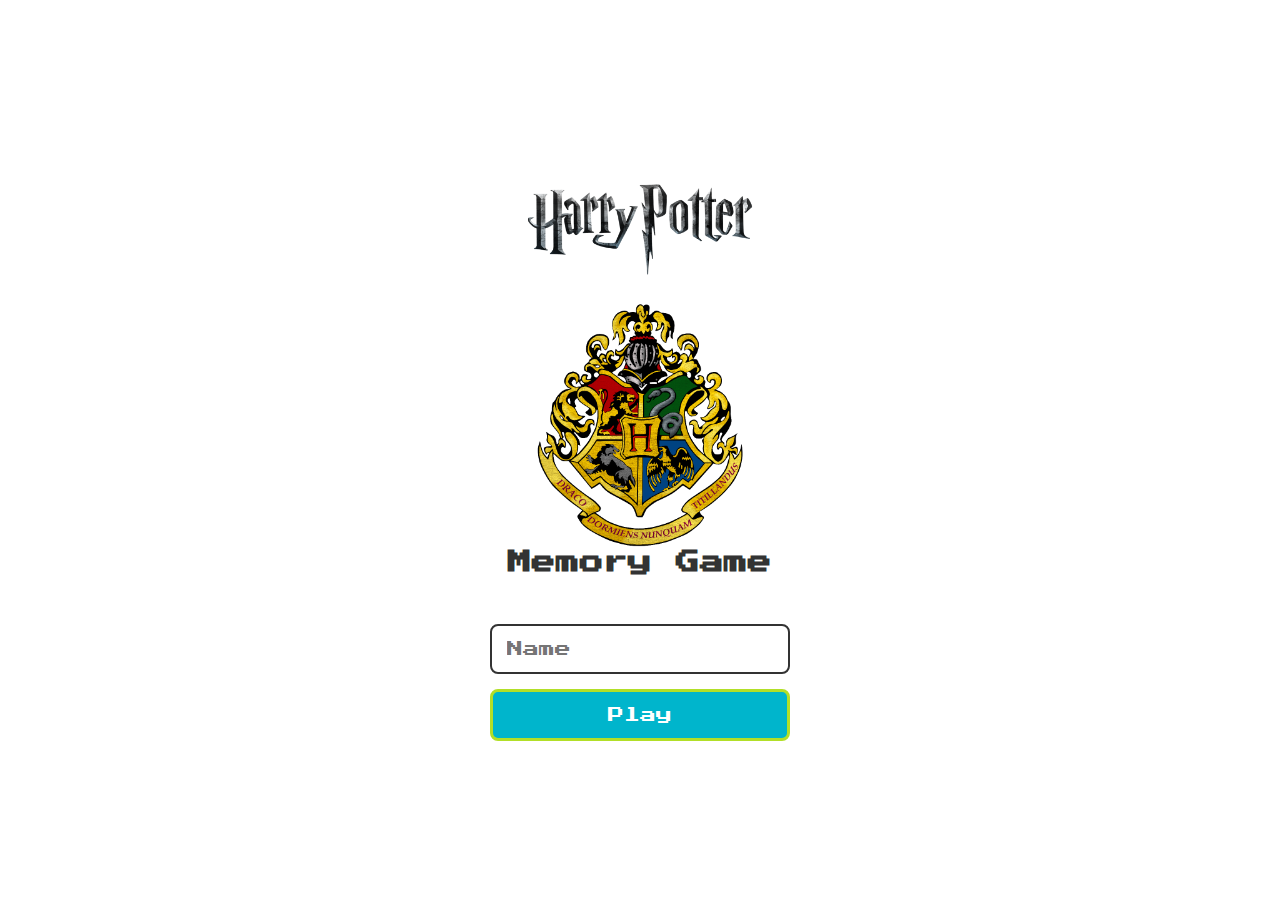
<file: games/index.html>
<!DOCTYPE html>
<html lang="pt-BR">

<head>
  <meta charset="UTF-8">
  <meta name="viewport" content="width=device-width, initial-scale=1.0">

  <link rel="stylesheet" href="./css/reset.css">
  <link rel="stylesheet" href="./css/login.css">

  <script defer src="./js/login.js"></script>
  <link rel="shortcut icon" href="./images/brain.png" type="image/x-icon">
  <title>Memory Game | Login</title>
</head>

<body>

  <form class="login-form">

    <div class="login__header">
      <img src="./images/logo.png" alt="logo">
      <img src="./images/cerebro.png" alt="brain icon">
      <h1>Memory Game</h1>
    </div>

    <input type="text" placeholder="Name" class="login__input">
    <button type="submit" class="login__button">Play</button>

  </form>

</body>

</html>
</file>
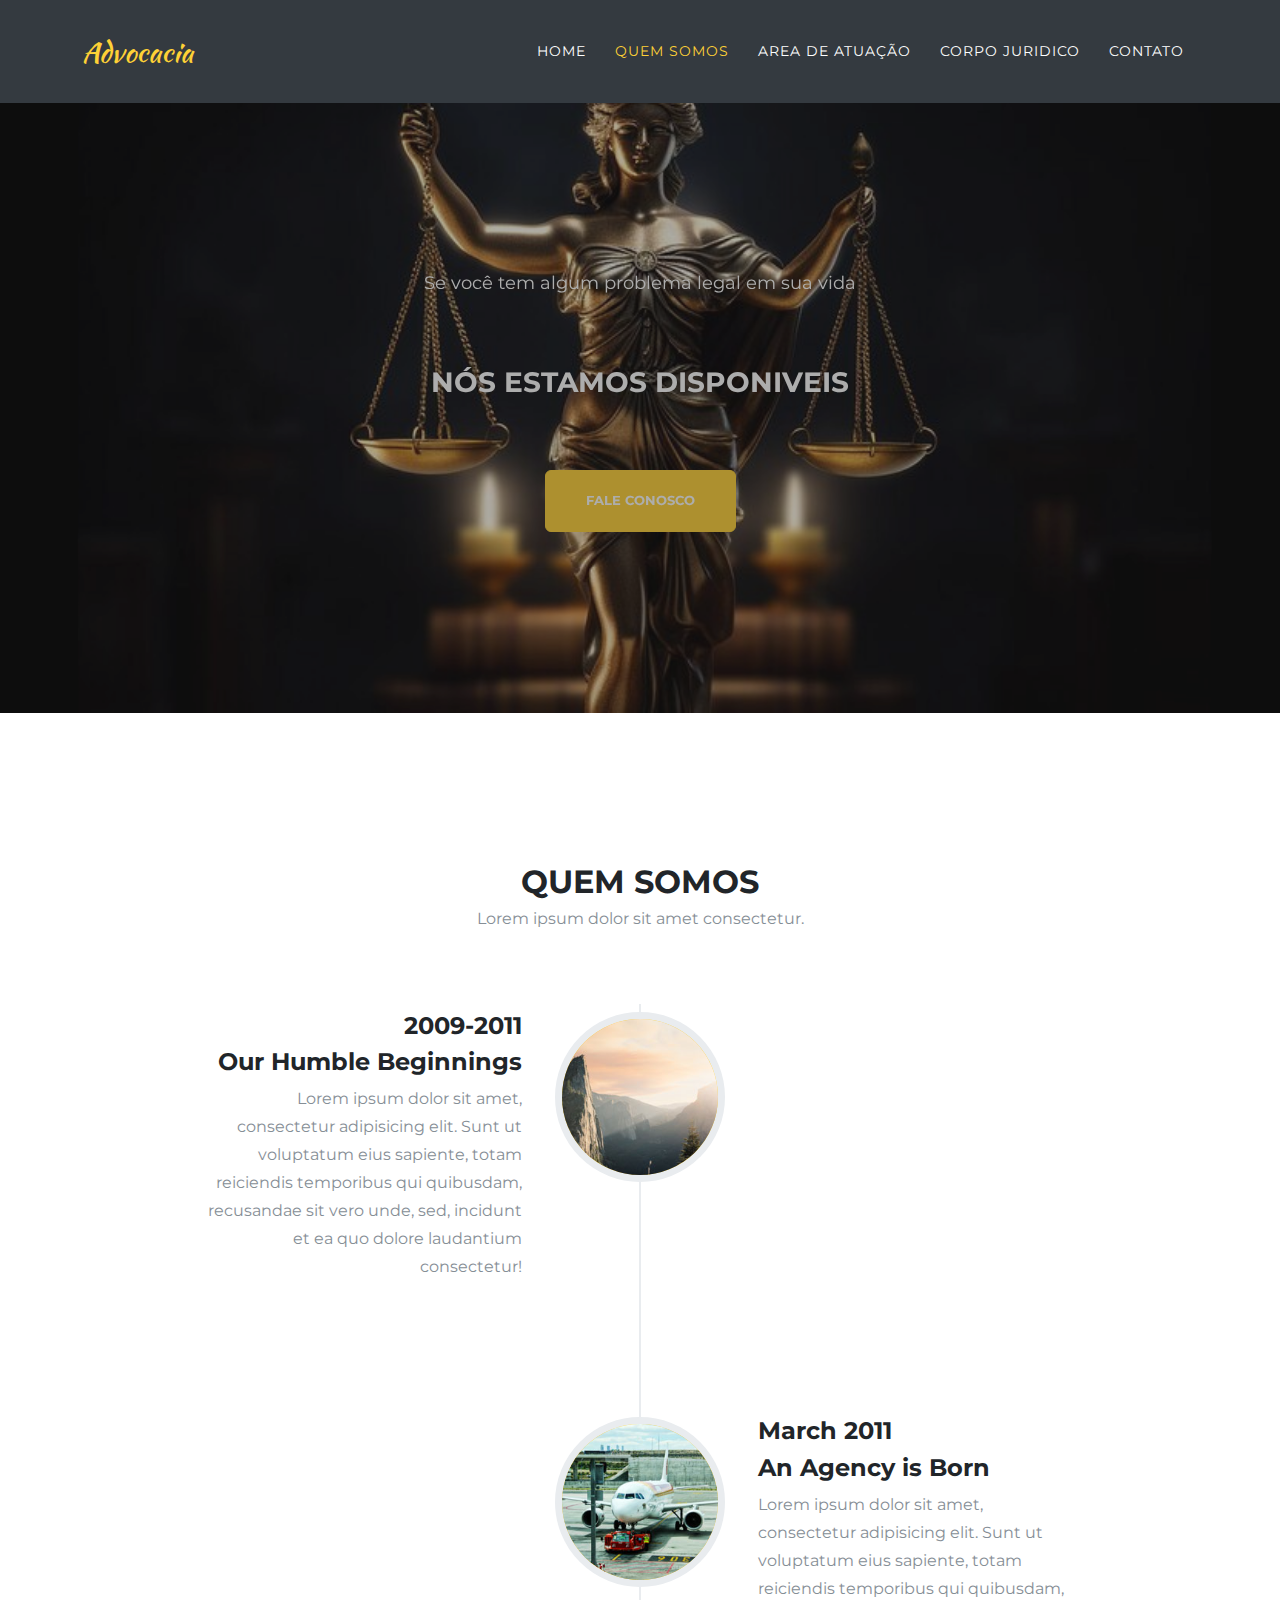
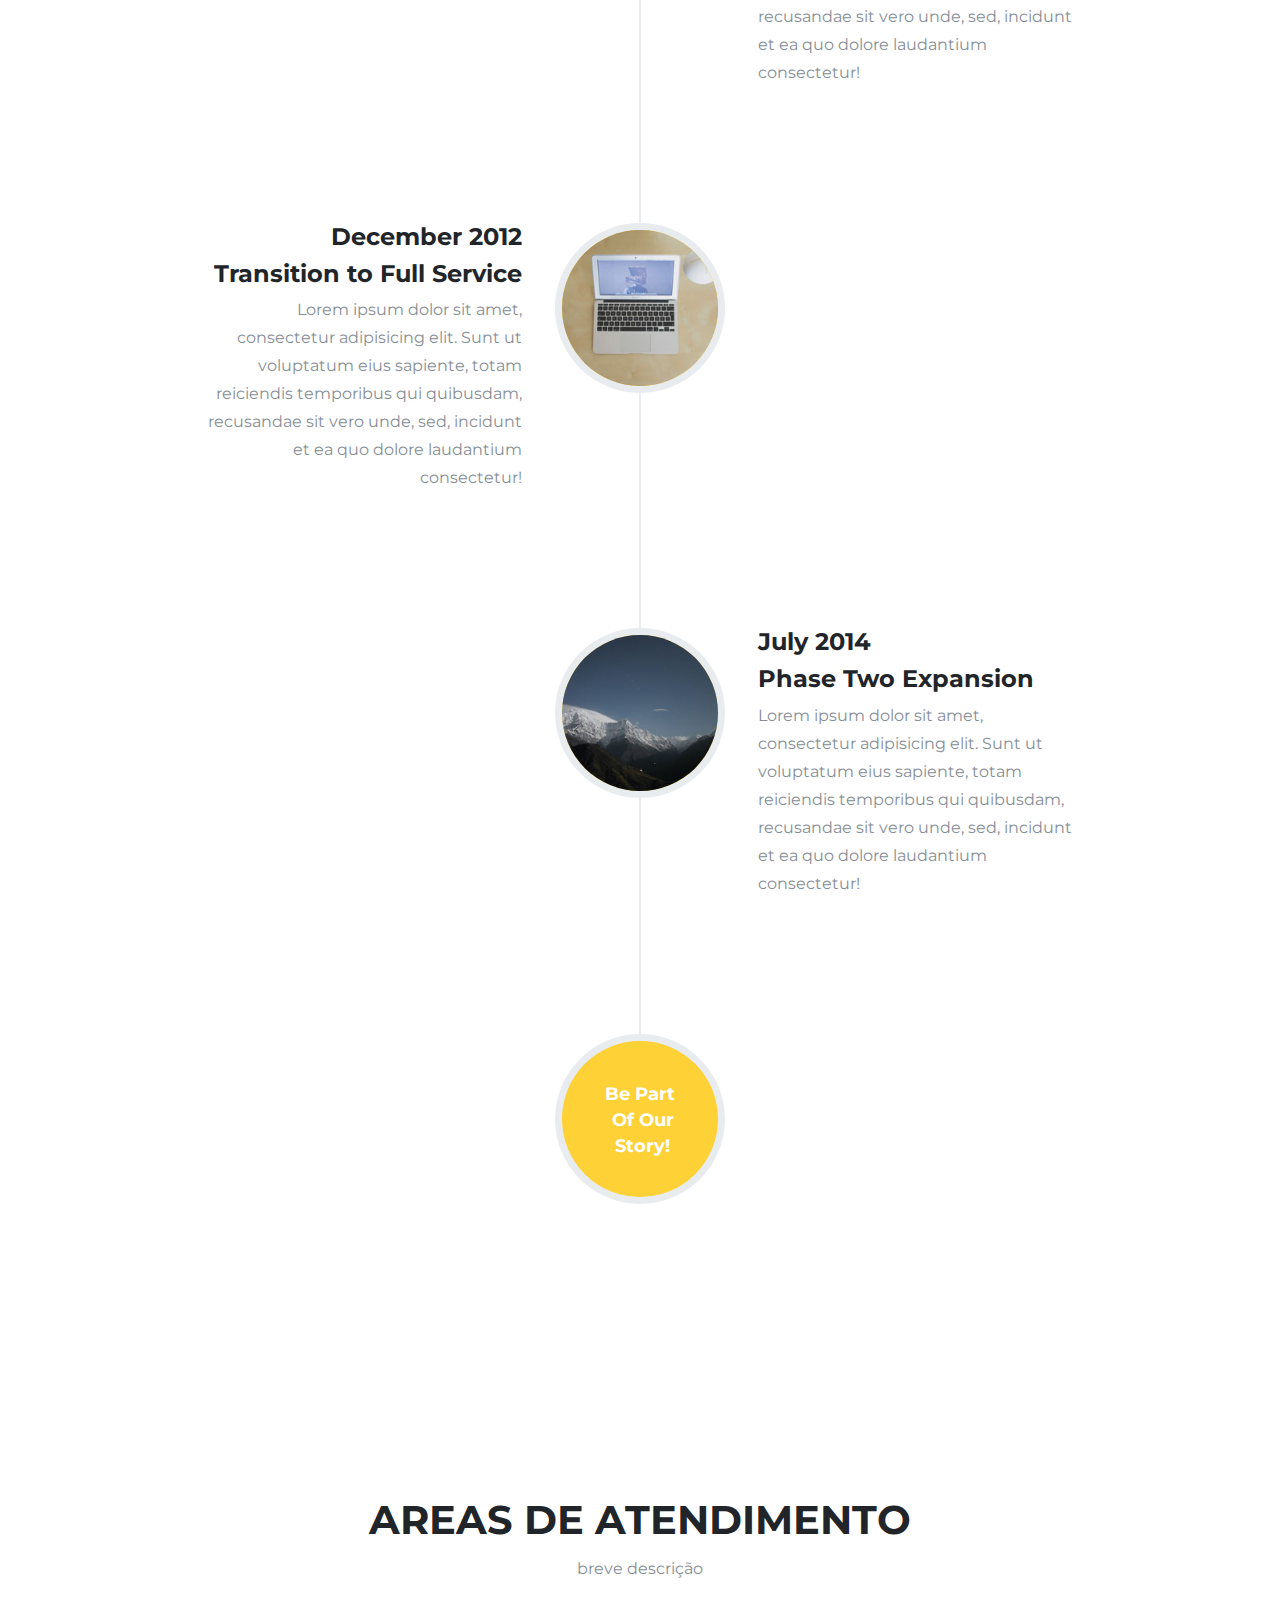
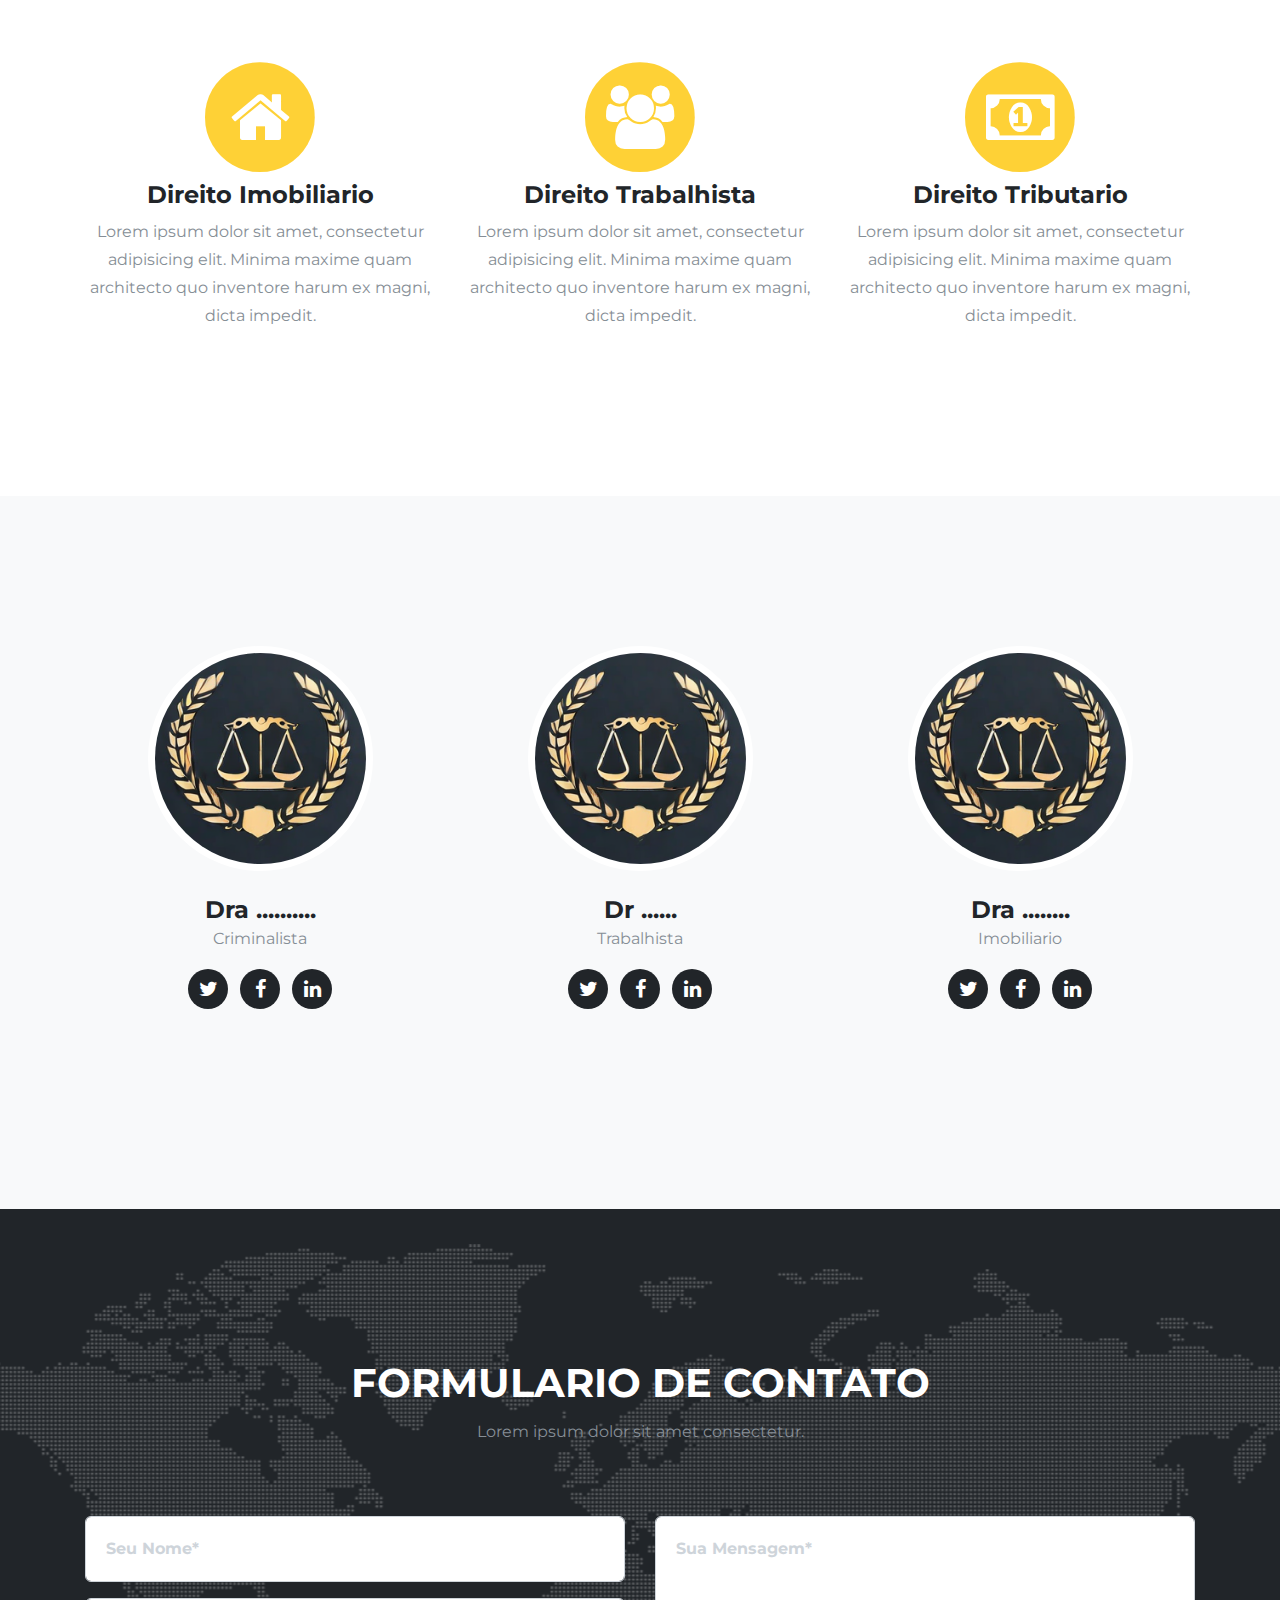
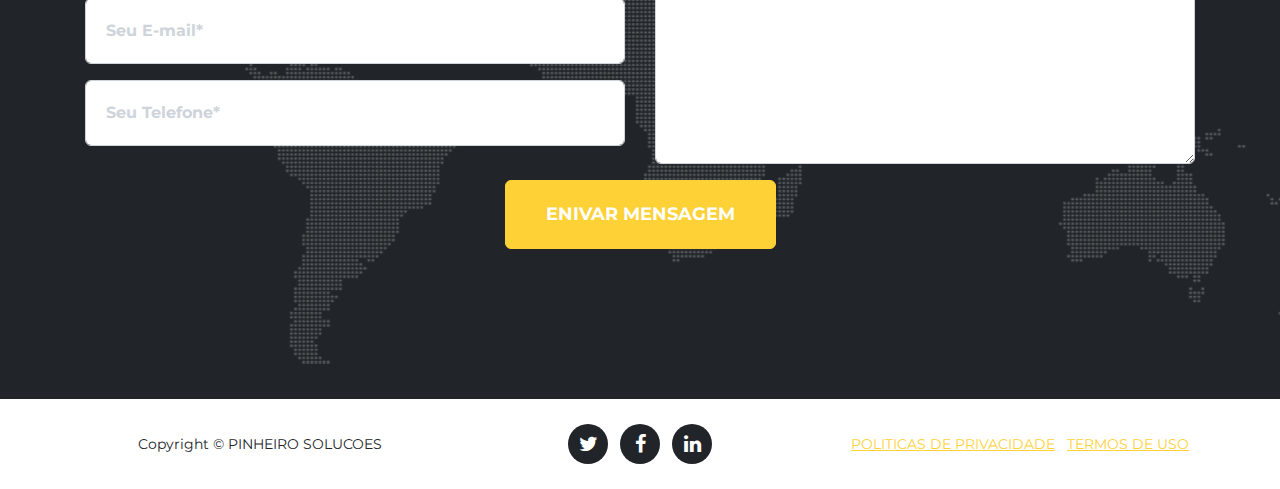
<file: site_advocacia/index.html>
<!DOCTYPE html>
<html>

<head>
    <meta charset="utf-8">
    <meta name="viewport" content="width=device-width, initial-scale=1.0, shrink-to-fit=no">
    <title>Home - Advogado</title>
    <link rel="stylesheet" href="assets/bootstrap/css/bootstrap.min.css">
    <link rel="stylesheet" href="https://fonts.googleapis.com/css?family=Montserrat:400,700&amp;display=swap">
    <link rel="stylesheet" href="https://fonts.googleapis.com/css?family=Kaushan+Script&amp;display=swap">
    <link rel="stylesheet" href="https://cdnjs.cloudflare.com/ajax/libs/font-awesome/4.7.0/css/font-awesome.min.css">
    <link rel="stylesheet" href="assets/css/untitled.css">
</head>

<body id="page-top" data-bs-spy="scroll" data-bs-target="#mainNav" data-bs-offset="54">
    <nav class="navbar navbar-dark navbar-expand-lg fixed-top bg-dark" id="mainNav">
        <div class="container"><a class="navbar-brand" href="#page-top">Advocacia</a><button data-bs-toggle="collapse" data-bs-target="#navbarResponsive" class="navbar-toggler navbar-toggler-right" type="button" aria-controls="navbarResponsive" aria-expanded="false" aria-label="Toggle navigation" style="font-size: 19px;"><i class="fa fa-bars"></i></button>
            <div class="collapse navbar-collapse" id="navbarResponsive" style="font-size: 16px;">
                <ul class="navbar-nav ms-auto text-uppercase">
                    <li class="nav-item"><a class="nav-link" href="#page-top">Home</a></li>
                    <li class="nav-item"><a class="nav-link" href="#about">quem somos</a></li>
                    <li class="nav-item"><a class="nav-link" href="#services">area de atuação</a></li>
                    <li class="nav-item"><a class="nav-link" href="#team">corpo juridico</a></li>
                    <li class="nav-item"><a class="nav-link" href="#contact">contato</a></li>
                </ul>
            </div>
        </div>
    </nav>
    <header class="masthead" style="background: url(&quot;assets/img/justica.jpg&quot;) center / contain no-repeat, var(--bs-black);overflow: visible;filter: blur(0px) brightness(70%) contrast(90%);opacity: 1;">
        <div class="container" style="height: 713px;">
            <div class="intro-text" style="height: 590px;padding-top: 255px;">
                <div class="intro-lead-in"><span style="font-size: 18px;">Se você tem algum problema legal em sua vida</span></div>
                <div class="intro-heading text-uppercase"><span style="font-size: 28px;">Nós Estamos disponiveis</span></div><a class="btn btn-primary btn-xl text-uppercase" role="button" href="#services" style="font-size: 13px;">Fale conosco</a>
            </div>
        </div>
    </header>
    <section id="about">
        <div class="container">
            <div class="row">
                <div class="col-lg-12 text-center">
                    <h2 class="text-uppercase">Quem somos</h2>
                    <h3 class="text-muted section-subheading">Lorem ipsum dolor sit amet consectetur.</h3>
                </div>
            </div>
            <div class="row">
                <div class="col-lg-12">
                    <ul class="list-group timeline">
                        <li class="list-group-item">
                            <div class="timeline-image"><img class="rounded-circle img-fluid" src="assets/img/about/1.jpg"></div>
                            <div class="timeline-panel">
                                <div class="timeline-heading">
                                    <h4>2009-2011</h4>
                                    <h4 class="subheading">Our Humble Beginnings</h4>
                                </div>
                                <div class="timeline-body">
                                    <p class="text-muted">Lorem ipsum dolor sit amet, consectetur adipisicing elit. Sunt ut voluptatum eius sapiente, totam reiciendis temporibus qui quibusdam, recusandae sit vero unde, sed, incidunt et ea quo dolore laudantium consectetur!</p>
                                </div>
                            </div>
                        </li>
                        <li class="list-group-item timeline-inverted">
                            <div class="timeline-image"><img class="rounded-circle img-fluid" src="assets/img/about/2.jpg"></div>
                            <div class="timeline-panel">
                                <div class="timeline-heading">
                                    <h4>March 2011</h4>
                                    <h4 class="subheading">An Agency is Born</h4>
                                </div>
                                <div class="timeline-body">
                                    <p class="text-muted">Lorem ipsum dolor sit amet, consectetur adipisicing elit. Sunt ut voluptatum eius sapiente, totam reiciendis temporibus qui quibusdam, recusandae sit vero unde, sed, incidunt et ea quo dolore laudantium consectetur!</p>
                                </div>
                            </div>
                        </li>
                        <li class="list-group-item">
                            <div class="timeline-image"><img class="rounded-circle img-fluid" src="assets/img/about/3.jpg"></div>
                            <div class="timeline-panel">
                                <div class="timeline-heading">
                                    <h4>December 2012</h4>
                                    <h4 class="subheading">Transition to Full Service</h4>
                                </div>
                                <div class="timeline-body">
                                    <p class="text-muted">Lorem ipsum dolor sit amet, consectetur adipisicing elit. Sunt ut voluptatum eius sapiente, totam reiciendis temporibus qui quibusdam, recusandae sit vero unde, sed, incidunt et ea quo dolore laudantium consectetur!</p>
                                </div>
                            </div>
                        </li>
                        <li class="list-group-item timeline-inverted">
                            <div class="timeline-image"><img class="rounded-circle img-fluid" src="assets/img/about/4.jpg"></div>
                            <div class="timeline-panel">
                                <div class="timeline-heading">
                                    <h4>July 2014</h4>
                                    <h4 class="subheading">Phase Two Expansion</h4>
                                </div>
                                <div class="timeline-body">
                                    <p class="text-muted">Lorem ipsum dolor sit amet, consectetur adipisicing elit. Sunt ut voluptatum eius sapiente, totam reiciendis temporibus qui quibusdam, recusandae sit vero unde, sed, incidunt et ea quo dolore laudantium consectetur!</p>
                                </div>
                            </div>
                        </li>
                        <li class="list-group-item timeline-inverted">
                            <div class="timeline-image">
                                <h4>Be Part<br>&nbsp;Of Our<br>&nbsp;Story!</h4>
                            </div>
                        </li>
                    </ul>
                </div>
            </div>
        </div>
    </section>
    <section id="services">
        <div class="container">
            <div class="row">
                <div class="col-lg-12 text-center">
                    <h2 class="text-uppercase section-heading">Areas de atendimento</h2>
                    <h3 class="text-muted section-subheading">breve descrição</h3>
                </div>
            </div>
            <div class="row text-center">
                <div class="col-md-4"><span class="fa-stack fa-4x"><i class="fa fa-circle fa-stack-2x text-primary"></i><i class="fa fa-home fa-stack-1x fa-inverse"></i></span>
                    <h4 class="section-heading">Direito Imobiliario</h4>
                    <p class="text-muted">Lorem ipsum dolor sit amet, consectetur adipisicing elit. Minima maxime quam architecto quo inventore harum ex magni, dicta impedit.</p>
                </div>
                <div class="col-md-4"><span class="fa-stack fa-4x"><i class="fa fa-circle fa-stack-2x text-primary"></i><i class="fa fa-users fa-stack-1x fa-inverse"></i></span>
                    <h4 class="section-heading">Direito Trabalhista</h4>
                    <p class="text-muted">Lorem ipsum dolor sit amet, consectetur adipisicing elit. Minima maxime quam architecto quo inventore harum ex magni, dicta impedit.</p>
                </div>
                <div class="col-md-4"><span class="fa-stack fa-4x"><i class="fa fa-circle fa-stack-2x text-primary"></i><i class="fa fa-money fa-stack-1x fa-inverse"></i></span>
                    <h4 class="section-heading">Direito Tributario</h4>
                    <p class="text-muted">Lorem ipsum dolor sit amet, consectetur adipisicing elit. Minima maxime quam architecto quo inventore harum ex magni, dicta impedit.</p>
                </div>
            </div>
        </div>
    </section>
    <section class="bg-light" id="team">
        <div class="container">
            <div class="row">
                <div class="col-sm-4">
                    <div class="team-member"><img class="rounded-circle mx-auto" src="assets/img/team/crie_um_logo_para_advogado.png">
                        <h4>Dra ..........</h4>
                        <p class="text-muted">Criminalista</p>
                        <ul class="list-inline social-buttons">
                            <li class="list-inline-item"><a href="#"><i class="fa fa-twitter"></i></a></li>
                            <li class="list-inline-item"><a href="#"><i class="fa fa-facebook"></i></a></li>
                            <li class="list-inline-item"><a href="#"><i class="fa fa-linkedin"></i></a></li>
                        </ul>
                    </div>
                </div>
                <div class="col-sm-4">
                    <div class="team-member"><img class="rounded-circle mx-auto" src="assets/img/team/crie_um_logo_para_advogado.png">
                        <h4>Dr ......</h4>
                        <p class="text-muted">Trabalhista</p>
                        <ul class="list-inline social-buttons">
                            <li class="list-inline-item"><a href="#"><i class="fa fa-twitter"></i></a></li>
                            <li class="list-inline-item"><a href="#"><i class="fa fa-facebook"></i></a></li>
                            <li class="list-inline-item"><a href="#"><i class="fa fa-linkedin"></i></a></li>
                        </ul>
                    </div>
                </div>
                <div class="col-sm-4">
                    <div class="team-member"><img class="rounded-circle mx-auto" src="assets/img/team/crie_um_logo_para_advogado.png">
                        <h4>Dra ........</h4>
                        <p class="text-muted">Imobiliario</p>
                        <ul class="list-inline social-buttons">
                            <li class="list-inline-item"><a href="#"><i class="fa fa-twitter"></i></a></li>
                            <li class="list-inline-item"><a href="#"><i class="fa fa-facebook"></i></a></li>
                            <li class="list-inline-item"><a href="#"><i class="fa fa-linkedin"></i></a></li>
                        </ul>
                    </div>
                </div>
            </div>
        </div>
    </section>
    <section id="contact" style="background-image:url('assets/img/map-image.png');">
        <div class="container">
            <div class="row">
                <div class="col-lg-12 text-center">
                    <h2 class="text-uppercase section-heading">FORMULARIO DE CONTATO</h2>
                    <h3 class="text-muted section-subheading">Lorem ipsum dolor sit amet consectetur.</h3>
                </div>
            </div>
            <div class="row">
                <div class="col-lg-12">
                    <form id="contactForm" name="contactForm" novalidate="novalidate">
                        <div class="row">
                            <div class="col-md-6">
                                <div class="form-group mb-3"><input class="form-control" type="text" id="name" placeholder="Seu Nome*" required=""><small class="form-text text-danger flex-grow-1 help-block lead"></small></div>
                                <div class="form-group mb-3"><input class="form-control" type="email" id="email" placeholder="Seu E-mail*" required=""><small class="form-text text-danger help-block lead"></small></div>
                                <div class="form-group mb-3"><input class="form-control" type="tel" placeholder="Seu Telefone*" required=""><small class="form-text text-danger help-block lead"></small></div>
                            </div>
                            <div class="col-md-6">
                                <div class="form-group mb-3"><textarea class="form-control" id="message" placeholder="Sua Mensagem*" required=""></textarea><small class="form-text text-danger help-block lead"></small></div>
                            </div>
                            <div class="w-100"></div>
                            <div class="col-lg-12 text-center">
                                <div id="success"></div><button class="btn btn-primary btn-xl text-uppercase" id="sendMessageButton" type="submit">ENIVAR MENSAGEM</button>
                            </div>
                        </div>
                    </form>
                </div>
            </div>
        </div>
    </section>
    <footer>
        <div class="container">
            <div class="row">
                <div class="col-md-4"><span class="copyright">Copyright&nbsp;© PINHEIRO SOLUCOES</span></div>
                <div class="col-md-4">
                    <ul class="list-inline social-buttons">
                        <li class="list-inline-item"><a href="#"><i class="fa fa-twitter"></i></a></li>
                        <li class="list-inline-item"><a href="#"><i class="fa fa-facebook"></i></a></li>
                        <li class="list-inline-item"><a href="#"><i class="fa fa-linkedin"></i></a></li>
                    </ul>
                </div>
                <div class="col-md-4">
                    <ul class="list-inline quicklinks">
                        <li class="list-inline-item"><a href="#">POLITICAS DE PRIVACIDADE</a></li>
                        <li class="list-inline-item"><a href="#">TERMOS DE USO</a></li>
                    </ul>
                </div>
            </div>
        </div>
    </footer>
    
    <script src="https://cdn.jsdelivr.net/npm/bootstrap@5.2.0/dist/js/bootstrap.bundle.min.js"></script>
    <script src="assets/js/agency.js"></script>
</body>

</html>
</file>
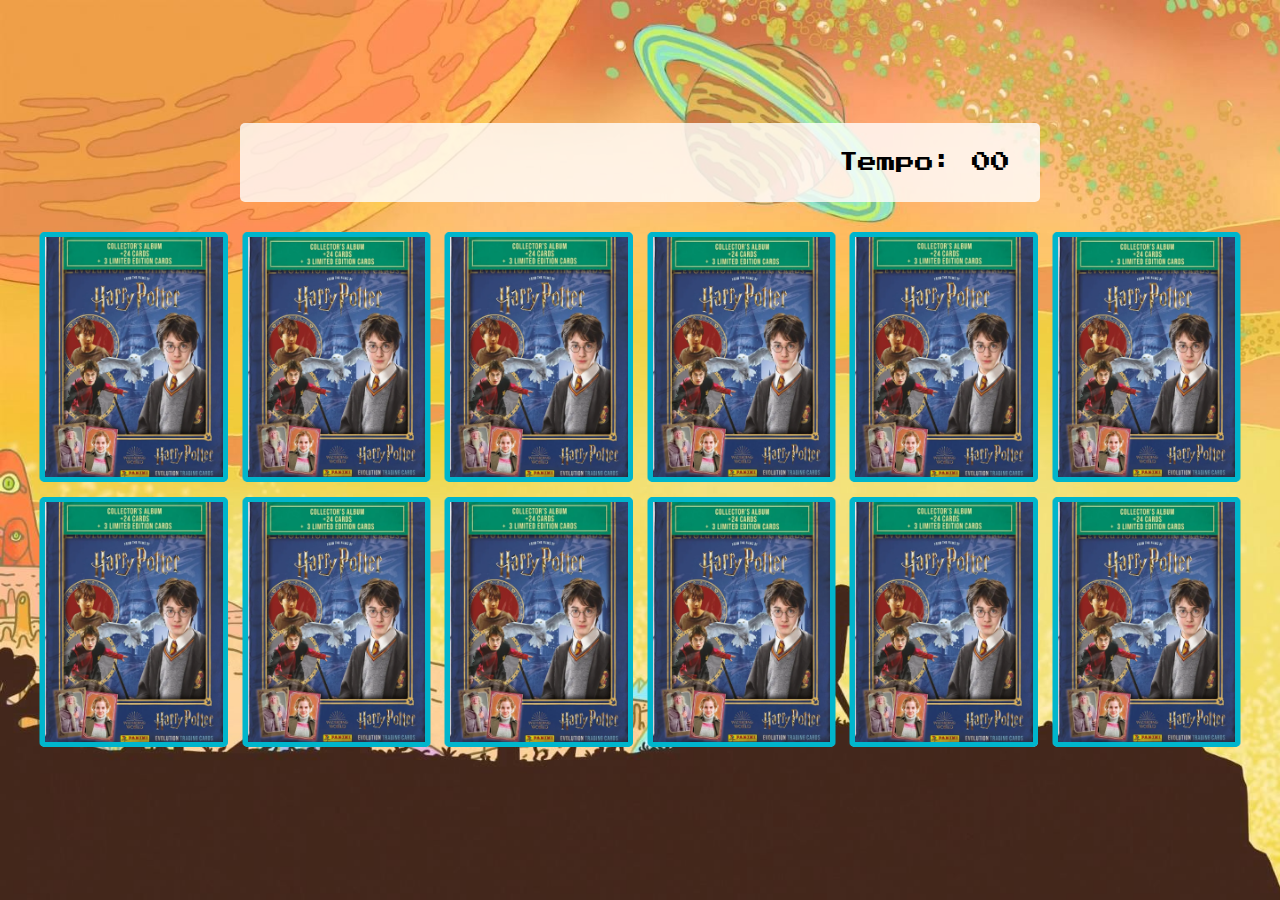
<file: games/pages/game.html>
<!DOCTYPE html>
<html lang="pt-BR">

<head>
  <meta charset="UTF-8">
  <meta name="viewport" content="width=device-width, initial-scale=1.0">
  <link rel="stylesheet" href="../css/reset.css">
  <link rel="stylesheet" href="../css/game.css">

  <script defer src="../js/game.js"></script>

  <title>Memory Game</title>
</head>

<body>

  <main>
    <header>
      <span class="player"></span>
      <span>Tempo: <span class="timer">00</span></span>
    </header>

    <div class="grid"></div>
  </main>

</body>

</html>
</file>
<file: games/css/login.css>
.login-form {
  align-items: center;
  display: flex;
  flex-direction: column;
  height: 100vh;
  justify-content: center;
}

.login__header {
  align-items: center;
  display: flex;
  flex-direction: column;
  justify-content: center;
  margin-bottom: 50px;
}

.login__header img {
  width: 250px;
}



.login__header h1 {
  color: #333;
  font-size: 1.5em;
}

.login__input {
  border: 2px solid #333;
  border-radius: 8px;
  color: #333;
  font-size: 1em;
  margin-bottom: 15px;
  max-width: 300px;
  outline: none;
  padding: 15px;
  width: 100%;
}

.login__button {
  background-color: #00b5cc;
  border: 3px solid #b2df28;
  border-radius: 8px;
  color: #fff;
  cursor: pointer;
  font-size: 1em;
  max-width: 300px;
  padding: 15px;
  width: 100%;
}

.login__button:disabled {
  background-color: #eee;
  border: 2px solid #969595;
  color: #aaa;
  cursor: auto;
}
</file>
<file: site_advocacia/assets/css/untitled.css>
a {
}
</file>
<file: games/css/game.css>
main {
  display: flex;
  flex-direction: column;
  width: 100%;
  background-image: url('../images/bg.jpg');
  background-size: cover;
  min-height: 100vh;
  align-items: center;
  justify-content: center;
  padding: 20px 20px 50px;
}

header {
  display: flex;
  align-items: center;
  justify-content: space-between;
  background-color: rgba(255, 255, 255, 0.8);
  font-size: 1.2em;
  width: 100%;
  max-width: 800px;
  padding: 30px;
  margin: 0 0 30px;
  border-radius: 5px;
}

.grid {
  display: grid;
  grid-template-columns: repeat(6, 1fr);
  gap: 15px;
  width: 100%;
  max-width: 1200px;
  margin: 0 auto;
}

.card {
  aspect-ratio: 3/4;
  width: 100%;
  border-radius: 5px;
  position: relative;
  transition: all 400ms ease;
  transform-style: preserve-3d;
  background-color: #ccc;
}

.face {
  width: 100%;
  height: 100%;
  position: absolute;
  background-size: cover;
  background-position: center;
  border: 5px solid #00b5cc;
  border-radius: 5px;
  transition: all 400ms ease;
}

.front {
  transform: rotateY(180deg);
}

.back {
  background-image: url('../images/back.png');
  backface-visibility: hidden;
}

.reveal-card {
  transform: rotateY(180deg);
}

.disabled-card {
  filter: saturate(0);
  opacity: 0.5;
}

@media screen and (max-width:920px) {
  .grid {
    grid-template-columns: repeat(5, 1fr);

  }
}
</file>
